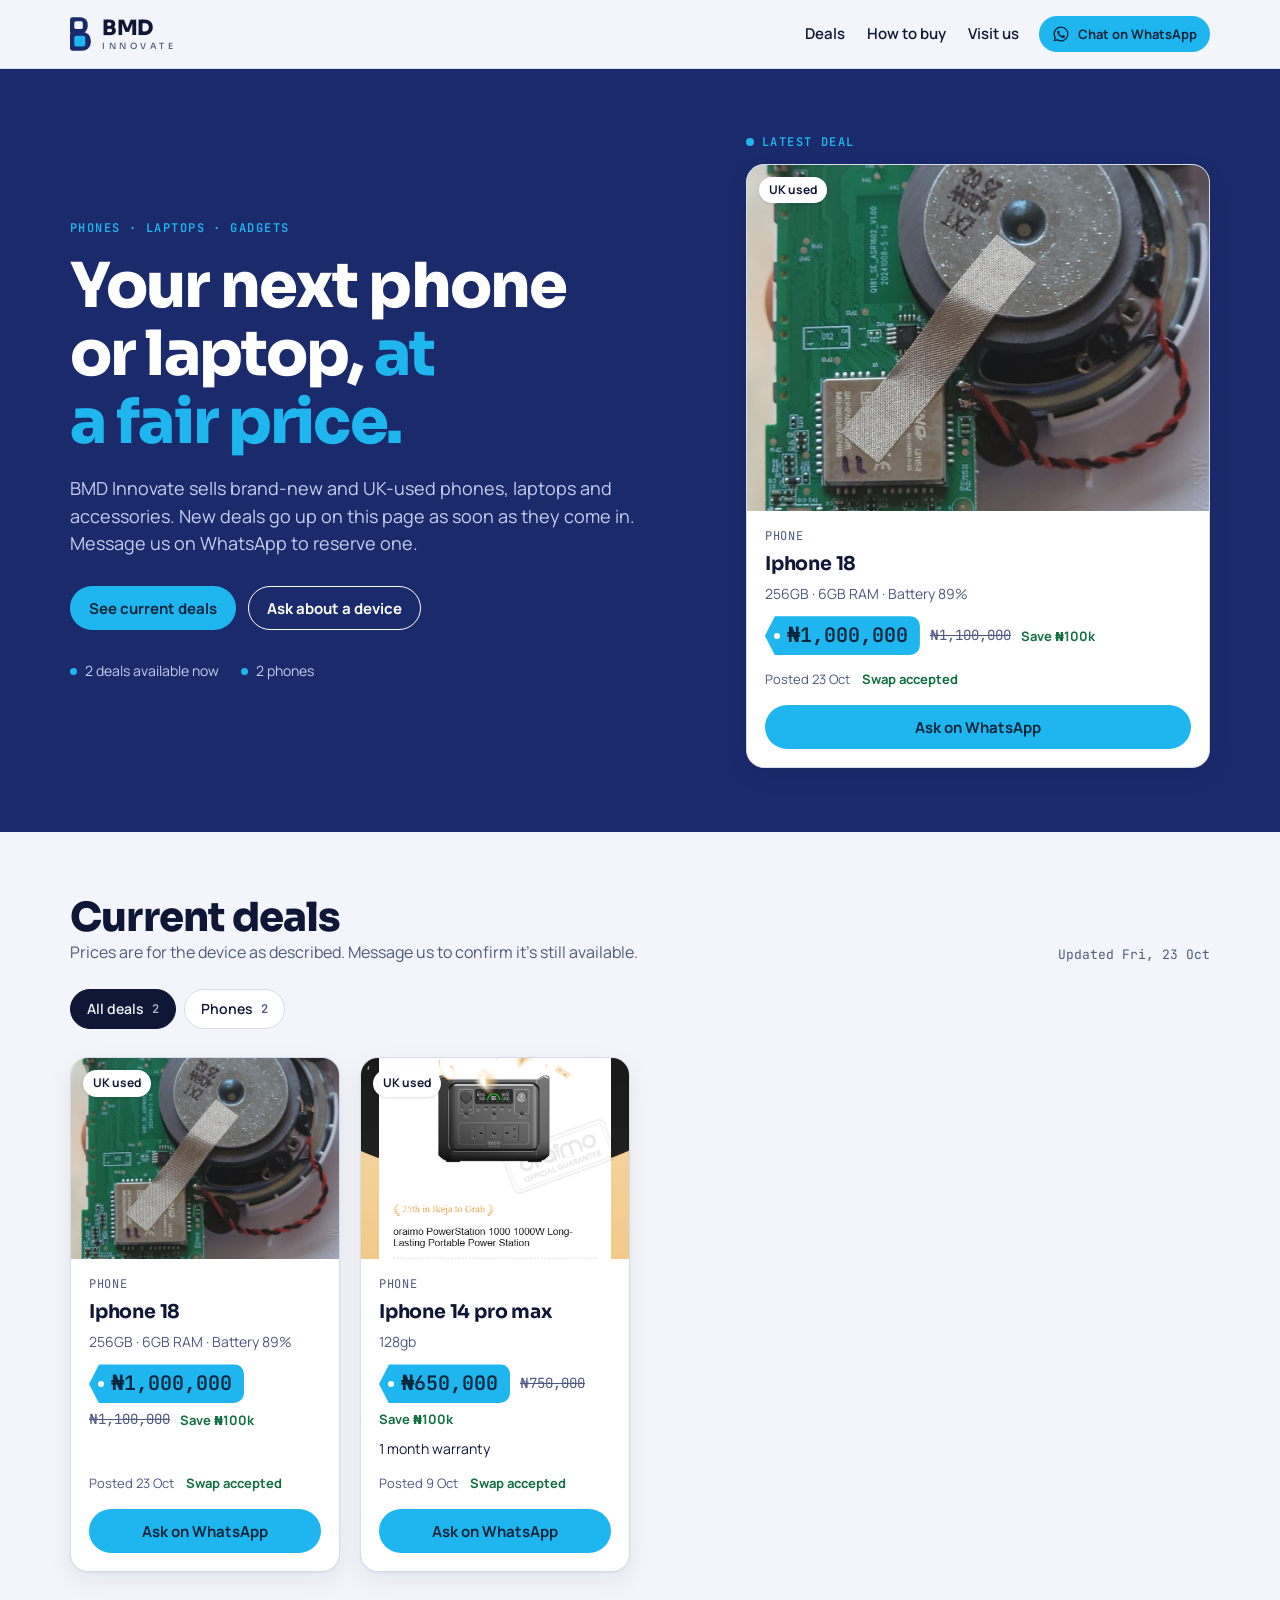
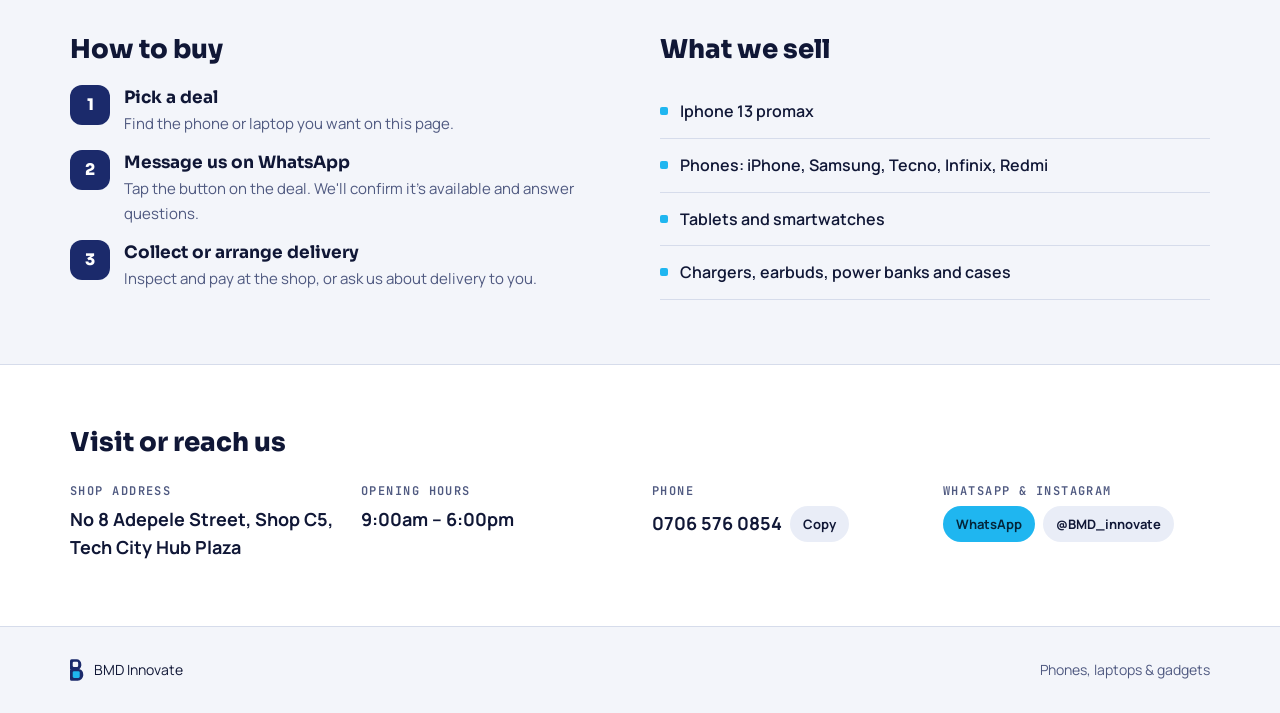
<file: index.html>
<!doctype html>
<html lang="en">
<head>
  <meta charset="utf-8">
  <meta name="viewport" content="width=device-width, initial-scale=1, viewport-fit=cover">
  <title>BMD Innovate · Phones, laptops &amp; gadgets</title>
  <meta name="description" content="BMD Innovate sells brand-new and UK-used phones, laptops and accessories at No 8 Adepele Street, Shop C5, Tech City Hub Plaza. See current deals and message us on WhatsApp.">
  <meta property="og:title" content="BMD Innovate · Phones, laptops & gadgets">
  <meta property="og:description" content="Current phone and laptop deals. Message us on WhatsApp to reserve one.">
  <meta property="og:image" content="img/bmd-logo.svg">
  <meta name="theme-color" content="#1B2A6B">
  <link rel="icon" href="img/bmd-mark.svg" type="image/svg+xml">
  <link rel="preconnect" href="https://fonts.googleapis.com">
  <link rel="preconnect" href="https://fonts.gstatic.com" crossorigin>
  <link rel="stylesheet" href="https://fonts.googleapis.com/css2?family=Sora:wght@500;600;700;800&family=Manrope:wght@400;500;600;700&family=JetBrains+Mono:wght@500;600&display=swap">
  <link rel="stylesheet" href="css/style.css">
</head>
<body>
<header class="topbar">
  <div class="wrap">
    <a class="brand" href="#top" aria-label="BMD Innovate home">
      <svg class="mark" viewBox="0 0 72 110" aria-hidden="true"><path class="b" d="M8,0 H34 A24,24 0 0 1 58,24 V30 A24,24 0 0 1 34,54 H8 A8,8 0 0 1 0,46 V8 A8,8 0 0 1 8,0 Z"></path><path class="b" d="M8,48 H40 A28,28 0 0 1 68,76 V82 A28,28 0 0 1 40,110 H8 A8,8 0 0 1 0,102 V56 A8,8 0 0 1 8,48 Z"></path><rect class="cut" x="14" y="13" width="28" height="26" rx="6"></rect><rect class="scr" x="14" y="61" width="36" height="35" rx="7"></rect></svg>
      <span class="brand-word"><b>BMD</b><small>INNOVATE</small></span>
    </a>
    <nav class="nav" aria-label="Sections">
      <a href="#deals">Deals</a>
      <a href="#buy">How to buy</a>
      <a href="#visit">Visit us</a>
    </nav>
    <a class="btn btn-accent btn-sm" data-wa="general" href="#visit">
      <svg viewBox="0 0 24 24" aria-hidden="true"><path fill="currentColor" d="M12 2a10 10 0 0 0-8.6 15.1L2 22l5-1.3A10 10 0 1 0 12 2Zm0 18.2a8.2 8.2 0 0 1-4.2-1.2l-.3-.2-3 .8.8-2.9-.2-.3A8.2 8.2 0 1 1 12 20.2Zm4.5-6.1c-.2-.1-1.5-.7-1.7-.8s-.4-.1-.6.1-.7.8-.8 1-.3.2-.5 0a6.7 6.7 0 0 1-3.3-2.9c-.3-.4.3-.4.7-1.3.1-.2 0-.3 0-.5l-.8-1.8c-.2-.5-.4-.4-.6-.4h-.5a1 1 0 0 0-.7.3 3 3 0 0 0-.9 2.2 5.2 5.2 0 0 0 1.1 2.7 11.8 11.8 0 0 0 4.5 4c1.7.7 2.3.8 3.2.6.5-.1 1.5-.6 1.7-1.2s.2-1.1.2-1.2-.2-.2-.5-.3Z"></path></svg>
      <span>Chat on WhatsApp</span>
    </a>
  </div>
</header>

<main id="top">
  <section class="hero">
    <div class="wrap">
      <div>
        <p class="eyebrow">Phones · Laptops · Gadgets</p>
        <h1>Your next phone or laptop, <em>at a fair price.</em></h1>
        <p class="hero-sub">BMD Innovate sells brand-new and UK-used phones, laptops and accessories. New deals go up on this page as soon as they come in. Message us on WhatsApp to reserve one.</p>
        <div class="hero-cta">
          <a class="btn btn-accent" href="#deals">See current deals</a>
          <a class="btn btn-ghost" data-wa="general" href="#visit">Ask about a device</a>
        </div>
        <div class="hero-facts" id="hero-facts"></div>
      </div>
      <div class="hero-side" id="hero-side"></div>
    </div>
  </section>

  <section class="block" id="deals">
    <div class="wrap">
      <div class="sec-head">
        <div>
          <h2>Current deals</h2>
          <p>Prices are for the device as described. Message us to confirm it's still available.</p>
        </div>
        <span class="updated" id="updated"></span>
      </div>
      <div class="filters" id="filters" role="group" aria-label="Filter deals"></div>
      <div class="grid" id="grid">
        <div class="skeleton"></div><div class="skeleton"></div><div class="skeleton"></div>
      </div>
      <noscript><p class="load-error">Turn on JavaScript to see our current deals, or message us on WhatsApp: 0706 576 0854.</p></noscript>
    </div>
  </section>

  <section class="block" id="buy" style="padding-top:0">
    <div class="wrap two">
      <div>
        <h2 class="small">How to buy</h2>
        <ol class="steps">
          <li><div><b>Pick a deal</b><span>Find the phone or laptop you want on this page.</span></div></li>
          <li><div><b>Message us on WhatsApp</b><span>Tap the button on the deal. We'll confirm it's available and answer questions.</span></div></li>
          <li><div><b>Collect or arrange delivery</b><span>Inspect and pay at the shop, or ask us about delivery to you.</span></div></li>
        </ol>
      </div>
      <div>
        <h2 class="small">What we sell</h2>
        <ul class="sells" id="sells"></ul>
      </div>
    </div>
  </section>

  <section class="block visit" id="visit">
    <div class="wrap">
      <h2 class="small">Visit or reach us</h2>
      <div class="visit-grid">
        <div class="vitem"><span class="eyebrow">Shop address</span><span class="val" data-s="address">No 8 Adepele Street, Shop C5, Tech City Hub Plaza</span></div>
        <div class="vitem"><span class="eyebrow">Opening hours</span><span class="val" data-s="hours">9:00am – 6:00pm</span></div>
        <div class="vitem"><span class="eyebrow">Phone</span>
          <div class="row">
            <a class="val tel" id="phone-val" href="tel:07065760854" data-s="phone">0706 576 0854</a>
            <button class="btn btn-quiet btn-sm" type="button" id="copy-phone">Copy</button>
          </div>
        </div>
        <div class="vitem"><span class="eyebrow">WhatsApp &amp; Instagram</span><div class="row" id="social-row"></div></div>
      </div>
    </div>
  </section>
</main>

<footer>
  <div class="wrap">
    <span class="brand">
      <svg class="mark" viewBox="0 0 72 110" aria-hidden="true" style="width:14px;height:22px"><path class="b" d="M8,0 H34 A24,24 0 0 1 58,24 V30 A24,24 0 0 1 34,54 H8 A8,8 0 0 1 0,46 V8 A8,8 0 0 1 8,0 Z"></path><path class="b" d="M8,48 H40 A28,28 0 0 1 68,76 V82 A28,28 0 0 1 40,110 H8 A8,8 0 0 1 0,102 V56 A8,8 0 0 1 8,48 Z"></path><rect class="cut" x="14" y="13" width="28" height="26" rx="6"></rect><rect class="scr" x="14" y="61" width="36" height="35" rx="7"></rect></svg>
      <span>BMD Innovate</span>
    </span>
    <span>Phones, laptops &amp; gadgets</span>
  </div>
</footer>

<script src="js/site.js" defer></script>
</body>
</html>
</file>
<file: css/style.css>
/* Layout: sticky brand bar, navy hero band with the newest deal as its centrepiece, then a filterable deal grid, then how-to-buy and shop details. */
:root{
  --bg:#F3F5FA; --surface:#FFFFFF; --surface-2:#E9EDF7; --ink:#101736; --muted:#4F5980; --line:#D6DCEB;
  --brand:#1B2A6B; --brand-2:#24368A; --on-brand:#FFFFFF; --on-brand-muted:#C5CEF0;
  --accent:#1FB6F0; --accent-ink:#04263A; --accent-text:#0A76A6;
  --good:#126E44; --good-bg:#DCF2E6; --warn:#7A4A00; --warn-bg:#FFF0D2; --danger:#A3242C;
  --sold:#7D84A0; --shadow:0 1px 2px rgba(16,23,54,.06),0 8px 24px rgba(16,23,54,.07);
  --f-display:"Sora",ui-sans-serif,system-ui,sans-serif;
  --f-body:"Manrope",ui-sans-serif,system-ui,sans-serif;
  --f-mono:"JetBrains Mono",ui-monospace,Menlo,monospace;
}
@media (prefers-color-scheme: dark){:root:not([data-theme="light"]){
  --bg:#090E26; --surface:#111939; --surface-2:#18214A; --ink:#EDF0FA; --muted:#A4ADD2; --line:#25305F;
  --brand:#141D4E; --brand-2:#1C2865; --on-brand:#FFFFFF; --on-brand-muted:#B4BEE6;
  --accent:#3CC4F5; --accent-ink:#03202E; --accent-text:#74D4F8;
  --good:#6AD7A1; --good-bg:#12392A; --warn:#F3CD7E; --warn-bg:#382A0B; --danger:#FF8A90;
  --sold:#6D7499; --shadow:0 1px 2px rgba(0,0,0,.3),0 8px 24px rgba(0,0,0,.25); color-scheme:dark}}
:root[data-theme="dark"]{
  --bg:#090E26; --surface:#111939; --surface-2:#18214A; --ink:#EDF0FA; --muted:#A4ADD2; --line:#25305F;
  --brand:#141D4E; --brand-2:#1C2865; --on-brand:#FFFFFF; --on-brand-muted:#B4BEE6;
  --accent:#3CC4F5; --accent-ink:#03202E; --accent-text:#74D4F8;
  --good:#6AD7A1; --good-bg:#12392A; --warn:#F3CD7E; --warn-bg:#382A0B; --danger:#FF8A90;
  --sold:#6D7499; --shadow:0 1px 2px rgba(0,0,0,.3),0 8px 24px rgba(0,0,0,.25); color-scheme:dark}

*{box-sizing:border-box}
body{background:var(--bg);color:var(--ink);font-family:var(--f-body);font-size:16px;line-height:1.55}
h1,h2,h3{font-family:var(--f-display);text-wrap:balance;margin:0;line-height:1.1}
p{margin:0}
a{color:var(--accent-text)}
button,input,select,textarea{font:inherit;color:inherit}
:focus-visible{outline:3px solid var(--accent);outline-offset:2px}
.wrap{max-width:1180px;margin:0 auto;padding-inline:20px}
.eyebrow{font-family:var(--f-mono);font-size:12px;letter-spacing:.12em;text-transform:uppercase;font-weight:600}

/* logo mark */
.mark{display:block;flex:none}
.mark .b{fill:currentColor}
.mark .scr{fill:var(--accent)}
.mark .cut{fill:var(--mark-bg,var(--bg))}

/* buttons */
.btn{display:inline-flex;align-items:center;justify-content:center;gap:8px;min-height:44px;padding:0 18px;border-radius:999px;border:1.5px solid transparent;font-weight:700;font-size:15px;text-decoration:none;cursor:pointer;white-space:nowrap;transition:transform .15s ease,background .15s ease}
.btn:hover{transform:translateY(-1px)}
.btn svg{width:18px;height:18px;flex:none}
.btn-accent{background:var(--accent);color:var(--accent-ink)}
.btn-ghost{background:transparent;color:inherit;border-color:currentColor}
.btn-quiet{background:var(--surface-2);color:var(--ink)}
.btn-sm{min-height:36px;padding:0 12px;font-size:13px}
.btn[disabled],.btn[aria-disabled="true"]{opacity:.55;cursor:not-allowed;transform:none}

/* top bar */
.topbar{position:sticky;top:env(safe-area-inset-top,0px);z-index:20;background:var(--bg);border-bottom:1px solid var(--line);--mark-bg:var(--bg)}
.topbar .wrap{display:flex;align-items:center;gap:20px;min-height:68px;flex-wrap:wrap;padding-block:8px}
.brand{display:flex;align-items:center;gap:10px;text-decoration:none;color:var(--ink)}
.brand .mark{width:22px;height:34px;color:var(--brand)}
:root[data-theme="dark"] .brand .mark{color:var(--ink)}
@media (prefers-color-scheme: dark){:root:not([data-theme="light"]) .brand .mark{color:var(--ink)}}
.brand-word{display:flex;flex-direction:column;line-height:1}
.brand-word b{font-family:var(--f-display);font-weight:800;font-size:21px;letter-spacing:-.5px}
.brand-word small{font-family:var(--f-display);font-weight:500;font-size:8.5px;letter-spacing:.42em;color:var(--muted);margin-top:3px}
.nav{display:flex;gap:22px;margin-left:auto}
.nav a{color:var(--ink);text-decoration:none;font-weight:600;font-size:15px}
.nav a:hover{color:var(--accent-text)}
@media (max-width:720px){.nav{display:none}.topbar .btn{margin-left:auto}}

/* owner bar */
.owner{background:var(--warn-bg);color:var(--warn);border-bottom:1px solid var(--line)}
.owner .wrap{display:flex;flex-wrap:wrap;align-items:center;gap:10px 16px;padding-block:12px}
.owner strong{font-family:var(--f-display)}
.owner-msg{flex:1 1 280px;min-width:0;font-size:14px}
.owner-msg ul{margin:4px 0 0;padding-left:18px}
.owner-actions{display:flex;flex-wrap:wrap;gap:8px}
.owner .btn-quiet{background:var(--surface);}

/* hero */
.hero{background:var(--brand);color:var(--on-brand);--mark-bg:var(--brand)}
.hero .wrap{display:grid;grid-template-columns:minmax(0,1.15fr) minmax(0,.85fr);gap:48px;align-items:center;padding-block:64px}
.hero .eyebrow{color:var(--accent)}
.hero h1{font-size:clamp(36px,5.4vw,62px);font-weight:800;letter-spacing:-.03em;margin:14px 0 18px}
.hero h1 em{font-style:normal;color:var(--accent)}
.hero-sub{color:var(--on-brand-muted);font-size:18px;max-width:52ch}
.hero-cta{display:flex;flex-wrap:wrap;gap:12px;margin-top:28px}
.hero-facts{display:flex;flex-wrap:wrap;gap:8px 22px;margin-top:30px;font-size:14px;color:var(--on-brand-muted)}
.hero-facts span{display:flex;align-items:center;gap:8px}
.hero-facts i{width:7px;height:7px;border-radius:50%;background:var(--accent);display:block}
.hero-side{min-width:0}
.hero-label{display:flex;align-items:center;gap:8px;margin-bottom:12px;color:var(--on-brand-muted)}
.live-dot{width:8px;height:8px;border-radius:50%;background:var(--accent);box-shadow:0 0 0 0 var(--accent);animation:pulse 2s infinite}
@keyframes pulse{0%{box-shadow:0 0 0 0 rgba(31,182,240,.6)}70%{box-shadow:0 0 0 10px rgba(31,182,240,0)}100%{box-shadow:0 0 0 0 rgba(31,182,240,0)}}
.hero .deal{color:var(--ink)}
.hero-empty{border:1.5px dashed rgba(255,255,255,.35);border-radius:20px;padding:40px 28px;text-align:center;display:flex;flex-direction:column;align-items:center;gap:14px;color:var(--on-brand-muted)}
.hero-empty .mark{width:64px;height:98px;color:var(--on-brand)}
@media (max-width:860px){.hero .wrap{grid-template-columns:minmax(0,1fr);gap:36px;padding-block:44px}}

/* sections */
section.block{padding-block:64px}
.sec-head{display:flex;flex-wrap:wrap;align-items:flex-end;justify-content:space-between;gap:12px 24px;margin-bottom:24px}
.sec-head h2{font-size:clamp(28px,3.6vw,40px);font-weight:800;letter-spacing:-.02em}
.sec-head p{color:var(--muted)}
.updated{font-family:var(--f-mono);font-size:13px;color:var(--muted)}

/* filters */
.filters{display:flex;flex-wrap:wrap;gap:8px;margin-bottom:28px}
.chip{min-height:40px;padding:0 16px;border-radius:999px;border:1.5px solid var(--line);background:var(--surface);color:var(--ink);font-weight:600;font-size:14px;cursor:pointer;display:inline-flex;align-items:center;gap:8px}
.chip .n{font-family:var(--f-mono);font-size:12px;color:var(--muted)}
.chip[aria-pressed="true"]{background:var(--ink);color:var(--bg);border-color:var(--ink)}
.chip[aria-pressed="true"] .n{color:inherit;opacity:.7}

/* deal cards */
.grid{display:grid;grid-template-columns:repeat(auto-fill,minmax(270px,1fr));gap:20px}
.deal{background:var(--surface);border:1px solid var(--line);border-radius:18px;overflow:hidden;display:flex;flex-direction:column;box-shadow:var(--shadow);min-width:0}
.deal-media{position:relative;aspect-ratio:4/3;background:var(--surface-2);display:flex;align-items:center;justify-content:center;color:var(--muted);max-width:100%}
.deal-media img{width:100%;height:100%;object-fit:cover;display:block}
.deal-media svg.illus{width:46%;height:auto;fill:none;stroke:currentColor;stroke-width:2.4;stroke-linecap:round;stroke-linejoin:round;opacity:.75}
.badges{position:absolute;left:12px;top:12px;right:12px;display:flex;flex-wrap:wrap;gap:6px}
.badge{font-size:12px;font-weight:700;padding:4px 10px;border-radius:999px;background:var(--surface);color:var(--ink);box-shadow:0 1px 3px rgba(0,0,0,.12)}
.badge.new{background:var(--good-bg);color:var(--good)}
.badge.example{background:var(--warn-bg);color:var(--warn)}
.badge.soldb{background:var(--ink);color:var(--bg)}
.deal-body{padding:16px 18px 18px;display:flex;flex-direction:column;gap:8px;flex:1;min-width:0}
.deal-cat{font-family:var(--f-mono);font-size:12px;letter-spacing:.06em;text-transform:uppercase;color:var(--muted)}
.deal h3{font-size:19px;font-weight:700;letter-spacing:-.01em;overflow-wrap:anywhere}
.deal-specs{color:var(--muted);font-size:14px;overflow-wrap:anywhere}
.price-row{display:flex;flex-wrap:wrap;align-items:center;gap:6px 10px;margin-top:4px}
.tag{position:relative;font-family:var(--f-mono);font-weight:600;font-size:20px;font-variant-numeric:tabular-nums;background:var(--accent);color:var(--accent-ink);padding:4px 12px 4px 22px;border-radius:4px 10px 10px 4px;clip-path:polygon(10px 0,100% 0,100% 100%,10px 100%,0 50%)}
.tag::before{content:"";position:absolute;left:9px;top:50%;width:6px;height:6px;margin-top:-3px;border-radius:50%;background:var(--surface)}
.was{font-family:var(--f-mono);font-size:14px;color:var(--muted);text-decoration:line-through}
.save{font-size:13px;font-weight:700;color:var(--good)}
.deal-note{font-size:14px;overflow-wrap:anywhere}
.deal-meta{display:flex;flex-wrap:wrap;gap:6px 12px;font-size:13px;color:var(--muted);margin-top:auto;padding-top:6px}
.deal-meta .swap{color:var(--good);font-weight:700}
.deal .btn-wa{margin-top:8px;width:100%}
.deal.sold .tag{background:var(--surface-2);color:var(--sold)}
.deal.sold .deal-media{filter:grayscale(1);opacity:.7}
.deal.sold h3{color:var(--sold)}
.deal-admin{display:flex;flex-wrap:wrap;gap:6px;border-top:1px dashed var(--line);padding-top:12px;margin-top:6px}
.deal-admin .del{color:var(--danger)}
.empty{grid-column:1/-1;text-align:center;border:1.5px dashed var(--line);border-radius:18px;padding:48px 20px;color:var(--muted);display:flex;flex-direction:column;align-items:center;gap:12px}
.empty h3{color:var(--ink);font-size:20px}

/* buy steps + sells */
.two{display:grid;grid-template-columns:minmax(0,1fr) minmax(0,1fr);gap:40px}
@media (max-width:800px){.two{grid-template-columns:minmax(0,1fr)}}
.steps{list-style:none;margin:20px 0 0;padding:0;display:flex;flex-direction:column;gap:14px;counter-reset:s}
.steps li{display:grid;grid-template-columns:40px minmax(0,1fr);gap:14px;align-items:start;counter-increment:s}
.steps li::before{content:counter(s);width:40px;height:40px;border-radius:12px;background:var(--brand);color:var(--on-brand);font-family:var(--f-display);font-weight:800;display:flex;align-items:center;justify-content:center}
.steps b{font-family:var(--f-display);display:block;font-size:17px}
.steps span{color:var(--muted);font-size:15px}
.sells{list-style:none;margin:20px 0 0;padding:0;display:flex;flex-direction:column}
.sells li{padding:14px 0;border-bottom:1px solid var(--line);font-weight:600;display:flex;gap:12px;align-items:baseline}
.sells li::before{content:"";width:8px;height:8px;border-radius:2px;background:var(--accent);flex:none;transform:translateY(-2px)}
.block h2.small{font-size:26px;font-weight:800}

/* visit */
.visit{background:var(--surface);border-top:1px solid var(--line);border-bottom:1px solid var(--line)}
.visit-grid{display:grid;grid-template-columns:repeat(auto-fit,minmax(220px,1fr));gap:24px;margin-top:24px}
.vitem{display:flex;flex-direction:column;gap:6px;min-width:0}
.vitem .eyebrow{color:var(--muted)}
.vitem .val{font-size:18px;font-weight:700;overflow-wrap:anywhere}
.vitem .row{display:flex;flex-wrap:wrap;gap:8px;align-items:center}
.placeholder{color:var(--muted);font-style:italic;font-weight:500}

footer{padding-block:32px;color:var(--muted);font-size:14px}
footer .wrap{display:flex;flex-wrap:wrap;gap:12px;justify-content:space-between;align-items:center;--mark-bg:var(--bg)}

@media (prefers-reduced-motion:reduce){*{animation:none!important;transition:none!important}}

/* ---------- static site additions ---------- */
html{scroll-padding-top:80px}
body{margin:0}
.tel{color:var(--ink);text-decoration:none}
.deal[hidden]{display:none}
.placeholder{color:var(--muted);font-style:italic;font-weight:500}
.load-error{grid-column:1/-1;padding:16px;border-radius:12px;background:var(--warn-bg);color:var(--warn);font-weight:600}
.skeleton{background:var(--surface);border:1px solid var(--line);border-radius:18px;min-height:380px;opacity:.6}
</file>
